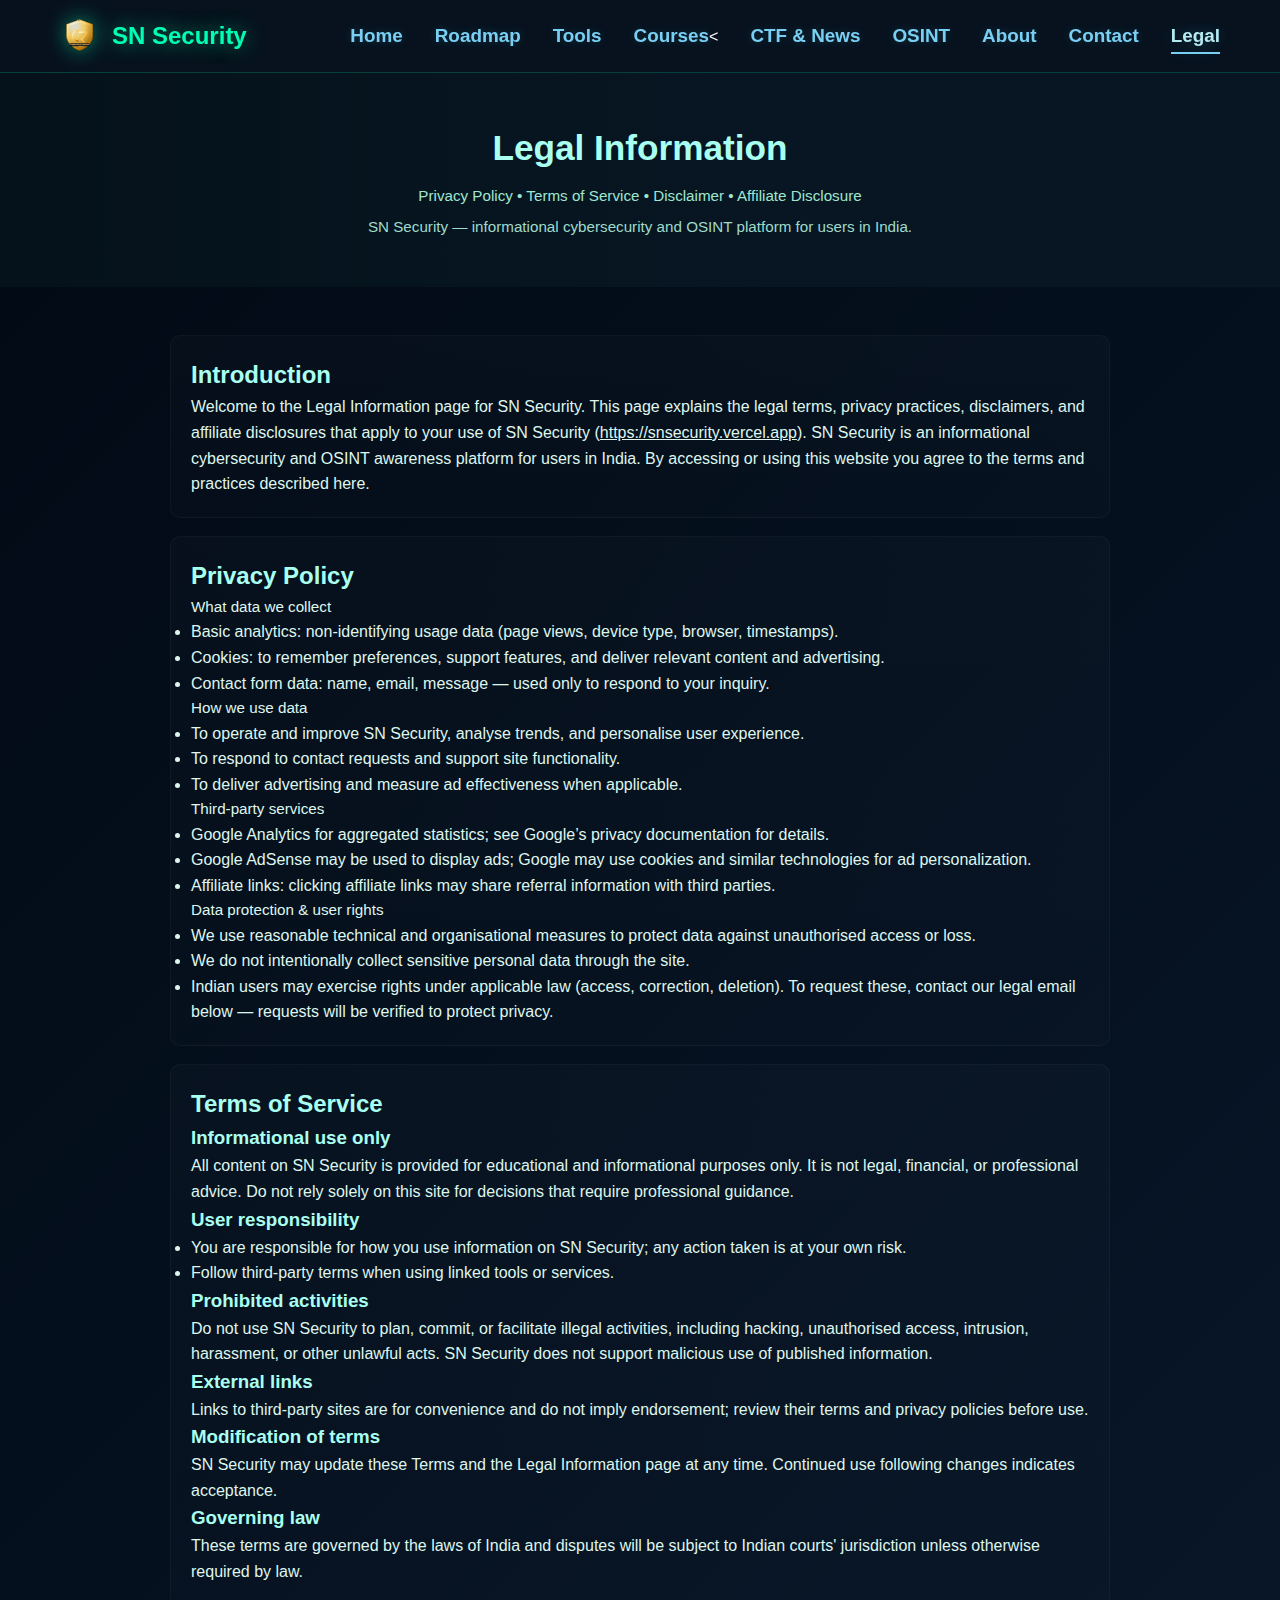
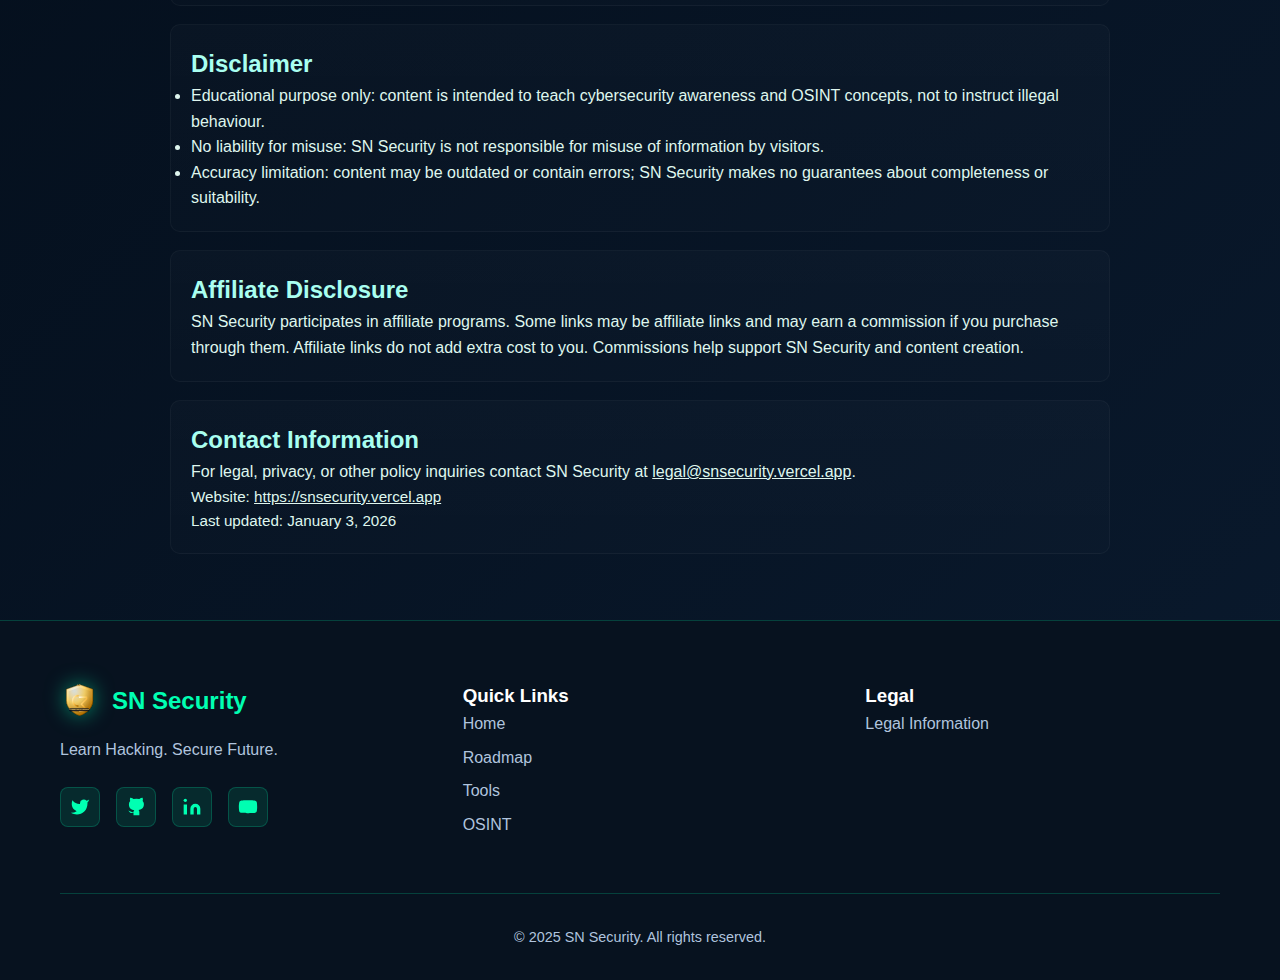
<file: legal.html>
<!doctype html>
<html lang="en">
  <head>
    <meta charset="utf-8">
    <meta name="monetag" content="6ba60e830ad87a9d9adc7f623aeb8aa8">
    <meta name="viewport" content="width=device-width,initial-scale=1">
    <title>Legal Information — SN Security</title>
    <meta name="description" content="Privacy Policy, Terms of Service, Disclaimer and Affiliate Disclosure for SN Security — educational cybersecurity and OSINT platform in India.">
    <link rel="preload" href="./style.css" as="style" onload="this.rel='stylesheet'">
    <noscript><link rel="stylesheet" href="./style.css"></noscript>
    <style>
      /* Page-specific tweaks */
      .legal-hero{
        min-height:200px;display:flex;align-items:center;justify-content:center;flex-direction:column;padding:120px 12px 48px;background:linear-gradient(90deg,#05121b 0%,#071622 60%);color:#dffbf3;text-align:center}
      .legal-hero h1{font-size:2.2rem;margin:0 0 8px;color:#c8fff1}
      .legal-hero .legal-meta{font-size:0.95rem;color:#9fe6d0;margin-bottom:6px}
      .legal-wrapper{max-width:980px;margin:28px auto;padding:20px}
      .legal-card{background:linear-gradient(180deg,rgba(255,255,255,0.02),rgba(255,255,255,0.01));border:1px solid rgba(255,255,255,0.04);padding:20px;border-radius:10px;margin-bottom:18px;color:#dff6ee;transition:transform .18s ease,box-shadow .18s ease}
      .legal-card h2{margin-top:0;color:#e6fffb}
      .legal-card p, .legal-card li, .legal-card a{color:#dff6ee}
      .legal-card a:hover{color:#a9fff0;text-decoration:underline}
      .legal-card:hover{transform:translateY(-8px);box-shadow:0 24px 48px rgba(2,20,30,0.65),0 0 36px rgba(0,255,200,0.06)}
      /* Force consistent text and heading colors on Legal pages */
      .legal-hero h1, .legal-card h2, .legal-card h3 { color: #A9FFF0 !important; }
      .legal-wrapper, .legal-wrapper p, .legal-wrapper li, .legal-wrapper a { color: #DFF6EE !important; }
        .small-muted{color:#9fdacb;font-size:0.95rem}
        .legal-card:hover{transform:translateY(-8px);box-shadow:0 24px 48px rgba(2,20,30,0.65),0 0 36px rgba(0,255,200,0.06)}
      @media (max-width:720px){.legal-hero{padding:88px 12px 32px}.legal-hero h1{font-size:1.6rem}.legal-wrapper{padding:12px}}
    </style>
  </head>
  <body>
    <!-- Reuse site navigation for consistency -->
    <nav class="navbar">
      <div class="nav-container">
        <div class="nav-logo">
          <a href="./index.html" class="nav-home" aria-label="SN Security Home">
            <img src="./assets/logo.svg" alt="SN Security Logo" width="40" height="40" decoding="async" loading="lazy">
            <span>SN Security</span>
          </a>
        </div>
        <div class="nav-toggle" id="navToggle"><span></span><span></span><span></span></div>
        <ul class="nav-menu" id="navMenu">
          <li><a href="./index.html" class="nav-link">Home</a></li>
          <li><a href="./roadmap.html" class="nav-link">Roadmap</a></li>
          <li><a href="./tools.html" class="nav-link">Tools</a></li>
          <li><a href="/courses.html" class="nav-link">Courses</a><
          <li><a href="./ctf-news.html" class="nav-link">CTF & News</a></li>
          <li><a href="./osint.html" class="nav-link">OSINT</a></li>
          <li><a href="./about.html" class="nav-link">About</a></li>
          <li><a href="./contact.html" class="nav-link">Contact</a></li>
          <li><a href="./legal.html" class="nav-link active">Legal</a></li>
        </ul>
      </div>
    </nav>

    <header class="legal-hero">
      <h1>Legal Information</h1>
      <div class="legal-meta">Privacy Policy • Terms of Service • Disclaimer • Affiliate Disclosure</div>
      <p class="small-muted">SN Security — informational cybersecurity and OSINT platform for users in India.</p>
    </header>

    <main class="legal-wrapper">
      <section class="legal-card">
        <h2>Introduction</h2>
        <p>Welcome to the Legal Information page for SN Security. This page explains the legal terms, privacy practices, disclaimers, and affiliate disclosures that apply to your use of SN Security (<a href="https://snsecurity.vercel.app">https://snsecurity.vercel.app</a>). SN Security is an informational cybersecurity and OSINT awareness platform for users in India. By accessing or using this website you agree to the terms and practices described here.</p>
      </section>

      <section class="legal-card">
        <h2>Privacy Policy</h2>
        <p class="small-muted">What data we collect</p>
        <ul>
          <li>Basic analytics: non-identifying usage data (page views, device type, browser, timestamps).</li>
          <li>Cookies: to remember preferences, support features, and deliver relevant content and advertising.</li>
          <li>Contact form data: name, email, message — used only to respond to your inquiry.</li>
        </ul>

        <p class="small-muted">How we use data</p>
        <ul>
          <li>To operate and improve SN Security, analyse trends, and personalise user experience.</li>
          <li>To respond to contact requests and support site functionality.</li>
          <li>To deliver advertising and measure ad effectiveness when applicable.</li>
        </ul>

        <p class="small-muted">Third-party services</p>
        <ul>
          <li>Google Analytics for aggregated statistics; see Google’s privacy documentation for details.</li>
          <li>Google AdSense may be used to display ads; Google may use cookies and similar technologies for ad personalization.</li>
          <li>Affiliate links: clicking affiliate links may share referral information with third parties.</li>
        </ul>

        <p class="small-muted">Data protection & user rights</p>
        <ul>
          <li>We use reasonable technical and organisational measures to protect data against unauthorised access or loss.</li>
          <li>We do not intentionally collect sensitive personal data through the site.</li>
          <li>Indian users may exercise rights under applicable law (access, correction, deletion). To request these, contact our legal email below — requests will be verified to protect privacy.</li>
        </ul>
      </section>

      <section class="legal-card">
        <h2>Terms of Service</h2>
        <h3>Informational use only</h3>
        <p>All content on SN Security is provided for educational and informational purposes only. It is not legal, financial, or professional advice. Do not rely solely on this site for decisions that require professional guidance.</p>

        <h3>User responsibility</h3>
        <ul>
          <li>You are responsible for how you use information on SN Security; any action taken is at your own risk.</li>
          <li>Follow third-party terms when using linked tools or services.</li>
        </ul>

        <h3>Prohibited activities</h3>
        <p>Do not use SN Security to plan, commit, or facilitate illegal activities, including hacking, unauthorised access, intrusion, harassment, or other unlawful acts. SN Security does not support malicious use of published information.</p>

        <h3>External links</h3>
        <p>Links to third-party sites are for convenience and do not imply endorsement; review their terms and privacy policies before use.</p>

        <h3>Modification of terms</h3>
        <p>SN Security may update these Terms and the Legal Information page at any time. Continued use following changes indicates acceptance.</p>

        <h3>Governing law</h3>
        <p>These terms are governed by the laws of India and disputes will be subject to Indian courts' jurisdiction unless otherwise required by law.</p>
      </section>

      <section class="legal-card">
        <h2>Disclaimer</h2>
        <ul>
          <li>Educational purpose only: content is intended to teach cybersecurity awareness and OSINT concepts, not to instruct illegal behaviour.</li>
          <li>No liability for misuse: SN Security is not responsible for misuse of information by visitors.</li>
          <li>Accuracy limitation: content may be outdated or contain errors; SN Security makes no guarantees about completeness or suitability.</li>
        </ul>
      </section>

      <section class="legal-card">
        <h2>Affiliate Disclosure</h2>
        <p>SN Security participates in affiliate programs. Some links may be affiliate links and may earn a commission if you purchase through them. Affiliate links do not add extra cost to you. Commissions help support SN Security and content creation.</p>
      </section>

      <section class="legal-card">
        <h2>Contact Information</h2>
        <p>For legal, privacy, or other policy inquiries contact SN Security at <a href="mailto:legal@snsecurity.vercel.app">legal@snsecurity.vercel.app</a>.</p>
        <p class="small-muted">Website: <a href="https://snsecurity.vercel.app">https://snsecurity.vercel.app</a></p>
        <p class="small-muted">Last updated: January 3, 2026</p>
      </section>
    </main>

    <!-- Reuse site footer for consistency -->
    <footer class="footer">
      <div class="container">
        <div class="footer-content">
          <div class="footer-section">
            <div class="footer-logo">
              <a href="./index.html" class="footer-home" aria-label="SN Security Home"><img src="./assets/logo.svg" alt="SN Security" width="40" height="40" decoding="async" loading="lazy"><span>SN Security</span></a>
            </div>
            <p class="footer-tagline">Learn Hacking. Secure Future.</p>
            <div class="social-links" style="margin-top:12px">
              <a href="https://x.com/" class="social-link" aria-label="X" target="_blank" rel="noopener">
                <svg viewBox="0 0 24 24" fill="currentColor" width="18" height="18"><path d="M23 3a10.9 10.9 0 01-3.14 1.53 4.48 4.48 0 00-7.86 3v1A10.66 10.66 0 013 4s-4 9 5 13a11.64 11.64 0 01-7 2c9 5 20 0 20-11.5a4.5 4.5 0 00-.08-.83A7.72 7.72 0 0023 3z"/></svg>
              </a>
              <a href="https://github.com/sahebsheikh25" class="social-link" aria-label="GitHub" target="_blank" rel="noopener">
                <svg viewBox="0 0 24 24" fill="currentColor" width="18" height="18"><path d="M9 19c-5 1.5-5-2.5-7-3m14 6v-3.87a3.37 3.37 0 0 0-.94-2.61c3.14-.35 6.44-1.54 6.44-7A5.44 5.44 0 0 0 20 4.77 5.07 5.07 0 0 0 19.91 1S18.73.65 16 2.48a13.38 13.38 0 0 0-7 0C6.27.65 5.09 1 5.09 1A5.07 5.07 0 0 0 5 4.77a5.44 5.44 0 0 0-1.5 3.78c0 5.42 3.3 6.61 6.44 7A3.37 3.37 0 0 0 9 18.13V22"/></svg>
              </a>
              <a href="https://www.linkedin.com/" class="social-link" aria-label="LinkedIn" target="_blank" rel="noopener">
                <svg viewBox="0 0 24 24" fill="currentColor" width="18" height="18"><path d="M16 8a6 6 0 0 1 6 6v7h-4v-7a2 2 0 0 0-2-2 2 2 0 0 0-2 2v7h-4v-7a6 6 0 0 1 6-6zM2 9h4v12H2z"/><circle cx="4" cy="4" r="2"/></svg>
              </a>
              <a href="#" class="social-link" aria-label="YouTube" target="_blank" rel="noopener">
                <svg viewBox="0 0 24 24" fill="currentColor" width="18" height="18"><path d="M22.54 6.42a2.78 2.78 0 0 0-1.94-2C18.88 4 12 4 12 4s-6.88 0-8.6.46a2.78 2.78 0 0 0-1.94 2A29 29 0 0 0 1 11.75a29 29 0 0 0 .46 5.33A2.78 2.78 0 0 0 3.4 19c1.72.46 8.6.46 8.6.46s6.88 0 8.6-.46a2.78 2.78 0 0 0 1.94-2 29 29 0 0 0 .46-5.25 29 29 0 0 0-.46-5.33z"/></svg>
              </a>
            </div>
          </div>
          <div class="footer-section">
            <h3>Quick Links</h3>
            <ul class="footer-links">
              <li><a href="./index.html">Home</a></li>
              <li><a href="./roadmap.html">Roadmap</a></li>
              <li><a href="./tools.html">Tools</a></li>
              <li><a href="./osint.html">OSINT</a></li>
            </ul>
          </div>
          <div class="footer-section">
            <h3>Legal</h3>
            <ul class="footer-links">
              <li><a href="./legal.html">Legal Information</a></li>
            </ul>
          </div>
        </div>
        <div class="footer-bottom"><p>&copy; 2025 SN Security. All rights reserved.</p></div>
      </div>
    </footer>

    <script src="./ads.js" defer></script>
    <script src="./script.js" defer></script>
  </body>
</html>
</file>
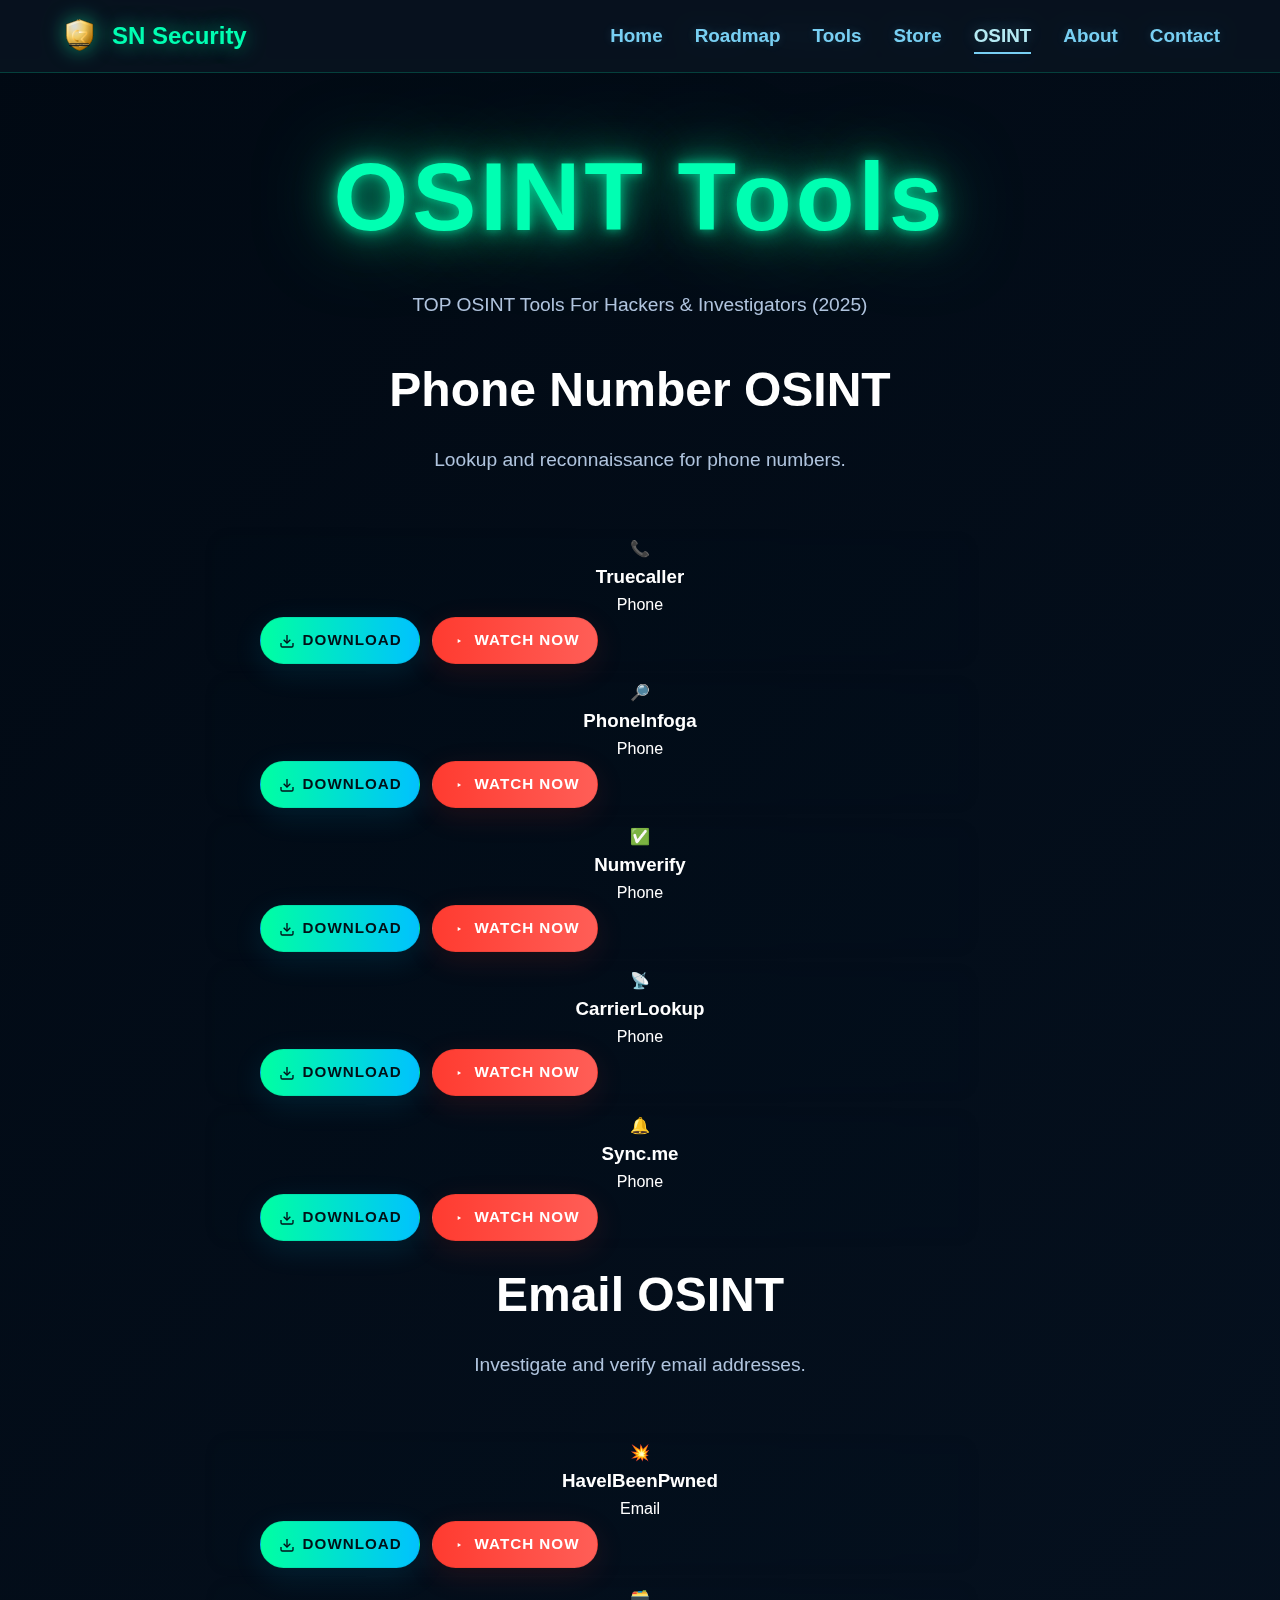
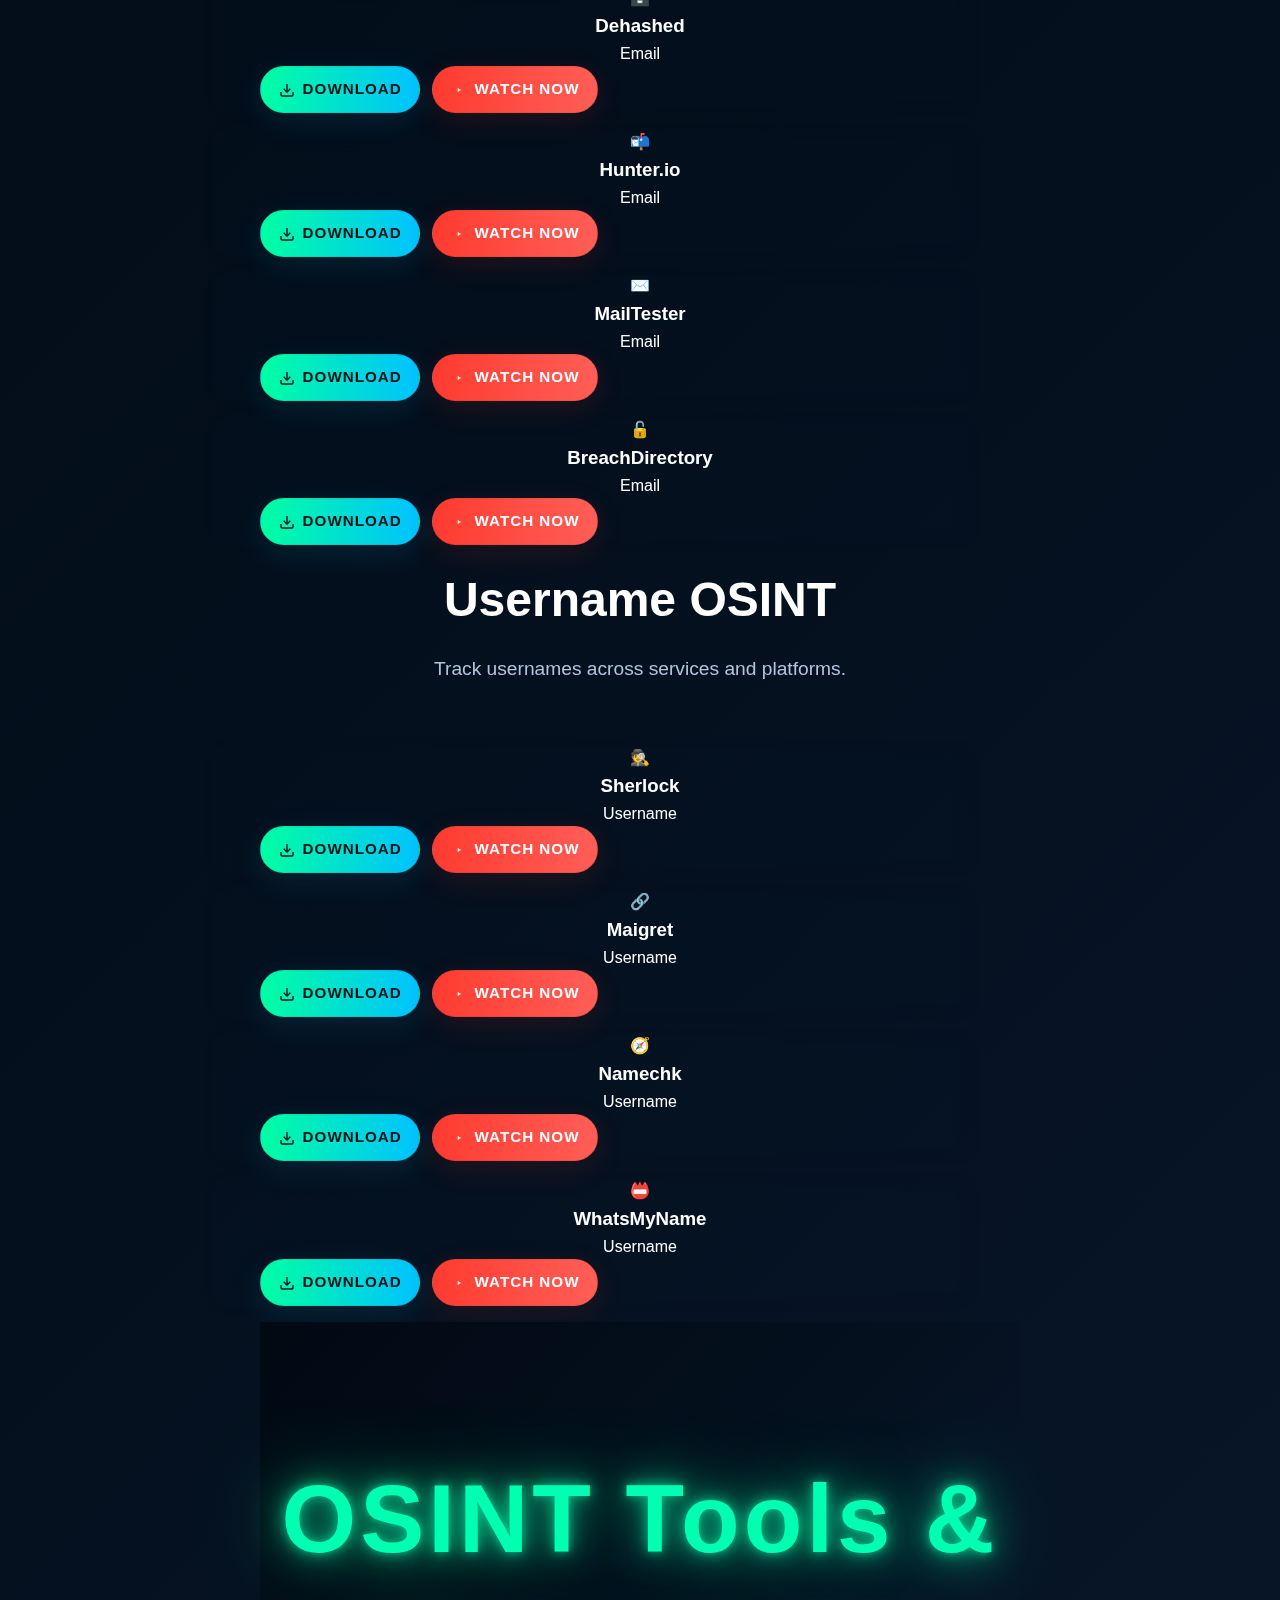
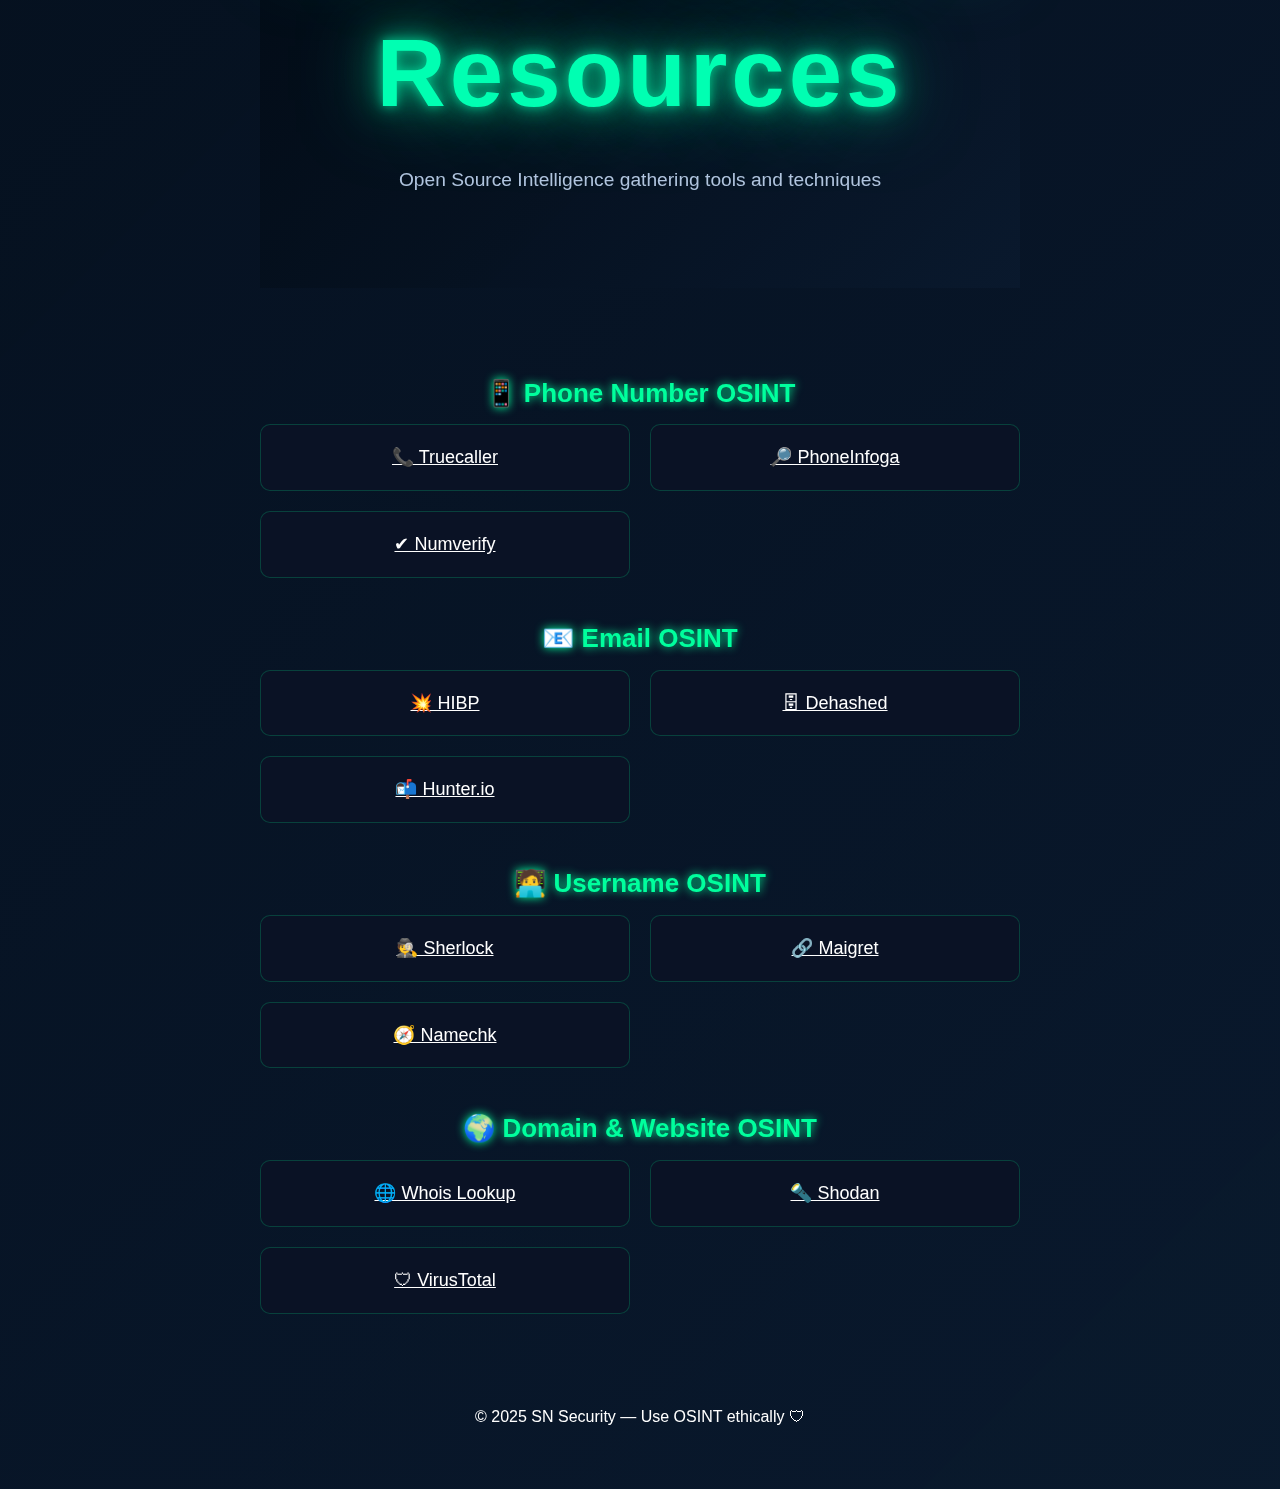
<file: osint.previous.html>
<!doctype html>
<html lang="en">
<head>
  <meta charset="utf-8">
  <meta name="monetag" content="6ba60e830ad87a9d9adc7f623aeb8aa8">
  <meta name="viewport" content="width=device-width,initial-scale=1">
  <title>OSINT Tools - SN Security</title>
  <meta name="description" content="SN Security - Lost phone report, OSINT tools, cyber safety platform. Secure your digital identity.">
  <link rel="preload" href="./style.css" as="style" onload="this.rel='stylesheet'">
  <noscript><link rel="stylesheet" href="./style.css"></noscript>
</head>
<body>
  <div id="particles-js"></div>

  <nav class="navbar">
    <div class="nav-container">
      <div class="nav-logo">
        <a href="index.html" class="nav-home" aria-label="SN Security Home">
          <img src="assets/logo.svg" alt="SN Security Logo" width="40" height="40" decoding="async" loading="lazy">
          <span>SN Security</span>
        </a>
      </div>
      <div class="nav-toggle" id="navToggle">
        <span></span>
        <span></span>
        <span></span>
      </div>
      <ul class="nav-menu" id="navMenu">
        <li><a href="index.html" class="nav-link">Home</a></li>
        <li><a href="/roadmap.html" class="nav-link">Roadmap</a></li>
        <li><a href="tools.html" class="nav-link">Tools</a></li>
        <li><a href="tech-store.html" class="nav-link">Store</a></li>
        <li><a href="osint.html" class="nav-link active">OSINT</a></li>
        <li><a href="about.html" class="nav-link">About</a></li>
        <li><a href="contact.html" class="nav-link">Contact</a></li>
      </ul>
    </div>
  </nav>

  <section class="tools-hero">
    <div class="hero-content">
      <h1 class="hero-title neon-glow">OSINT Tools</h1>
      <p class="hero-tagline">TOP OSINT Tools For Hackers & Investigators (2025)</p>
    <div class="container">

      <!-- Phone Number OSINT -->
      <div class="section-header">
        <h2 class="section-title">Phone Number OSINT</h2>
        <p class="section-subtitle">Lookup and reconnaissance for phone numbers.</p>
      </div>
      <div class="tools-grid">
        <div class="tool-card" onclick="window.location.href='tool-detail.html?tool=truecaller'"><div class="tool-icon">📞</div><h3>Truecaller</h3><div class="tool-category">Phone</div></div>
        <div class="tool-card" onclick="window.location.href='tool-detail.html?tool=phoneinfoga'"><div class="tool-icon">🔎</div><h3>PhoneInfoga</h3><div class="tool-category">Phone</div></div>
        <div class="tool-card" onclick="window.location.href='tool-detail.html?tool=numverify'"><div class="tool-icon">✅</div><h3>Numverify</h3><div class="tool-category">Phone</div></div>
        <div class="tool-card" onclick="window.location.href='tool-detail.html?tool=carrierlookup'"><div class="tool-icon">📡</div><h3>CarrierLookup</h3><div class="tool-category">Phone</div></div>
        <div class="tool-card" onclick="window.location.href='tool-detail.html?tool=syncme'"><div class="tool-icon">🔔</div><h3>Sync.me</h3><div class="tool-category">Phone</div></div>
      </div>

      <!-- Email OSINT -->
      <div class="section-header">
        <h2 class="section-title">Email OSINT</h2>
        <p class="section-subtitle">Investigate and verify email addresses.</p>
      </div>
      <div class="tools-grid">
        <div class="tool-card" onclick="window.location.href='tool-detail.html?tool=haveibeenpwned'"><div class="tool-icon">💥</div><h3>HaveIBeenPwned</h3><div class="tool-category">Email</div></div>
        <div class="tool-card" onclick="window.location.href='tool-detail.html?tool=dehashed'"><div class="tool-icon">🗃️</div><h3>Dehashed</h3><div class="tool-category">Email</div></div>
        <div class="tool-card" onclick="window.location.href='tool-detail.html?tool=hunter'"><div class="tool-icon">📬</div><h3>Hunter.io</h3><div class="tool-category">Email</div></div>
        <div class="tool-card" onclick="window.location.href='tool-detail.html?tool=mailtester'"><div class="tool-icon">✉️</div><h3>MailTester</h3><div class="tool-category">Email</div></div>
        <div class="tool-card" onclick="window.location.href='tool-detail.html?tool=breachdirectory'"><div class="tool-icon">🔓</div><h3>BreachDirectory</h3><div class="tool-category">Email</div></div>
      </div>

      <!-- Username OSINT -->
      <div class="section-header">
        <h2 class="section-title">Username OSINT</h2>
        <p class="section-subtitle">Track usernames across services and platforms.</p>
      </div>
      <div class="tools-grid">
        <div class="tool-card" onclick="window.location.href='tool-detail.html?tool=sherlock'"><div class="tool-icon">🕵️</div><h3>Sherlock</h3><div class="tool-category">Username</div></div>
        <div class="tool-card" onclick="window.location.href='tool-detail.html?tool=maigret'"><div class="tool-icon">🔗</div><h3>Maigret</h3><div class="tool-category">Username</div></div>
        <div class="tool-card" onclick="window.location.href='tool-detail.html?tool=namechk'"><div class="tool-icon">🧭</div><h3>Namechk</h3><div class="tool-category">Username</div></div>
        <div class="tool-card" onclick="window.location.href='tool-detail.html?tool=whatsmyname'"><div class="tool-icon">📛</div><h3>WhatsMyName</h3><div class="tool-category">Username</div></div>
      <!doctype html>
      <html lang="en">
      <head>
        <meta charset="utf-8">
        <meta name="viewport" content="width=device-width,initial-scale=1">
        <title>OSINT Tools & Resources - SN Security</title>
        <link rel="stylesheet" href="./style.css">
        <meta name="description" content="Open Source Intelligence tools and resources for investigators and researchers.">
      </head>
      <body>
        <div id="particles-js"></div>

        <nav class="navbar">
          <div class="nav-container">
            <div class="nav-logo">
              <a href="index.html" class="nav-home" aria-label="SN Security Home">
                <img src="assets/logo.svg" alt="SN Security Logo" width="40" height="40" decoding="async" loading="lazy">
                <span>SN Security</span>
              </a>
            </div>
            <div class="nav-toggle" id="navToggle">
              <span></span>
              <span></span>
              <span></span>
            </div>
            <ul class="nav-menu" id="navMenu">
              <li><a href="index.html" class="nav-link">Home</a></li>
              <li><a href="/roadmap.html" class="nav-link">Roadmap</a></li>
              <li><a href="tools.html" class="nav-link">Tools</a></li>
              <li><a href="osint.html" class="nav-link active">OSINT</a></li>
              <li><a href="about.html" class="nav-link">About</a></li>
              <li><a href="contact.html" class="nav-link">Contact</a></li>
            </ul>
          </div>
        </nav>

      <section class="tools-hero">
        <div class="hero-content">
          <h1 class="hero-title neon-glow">OSINT Tools & Resources</h1>
          <p class="hero-tagline">Open Source Intelligence gathering tools and techniques</p>
        </div>
      </section>

      <div class="container osint-wrapper">

        <!-- Phone Number OSINT -->
        <div class="osint-section">
          <h2 class="osint-title">📱 Phone Number OSINT</h2>
          <div class="osint-grid">
            <a class="tool-box" href="tool-detail.html?tool=truecaller">📞 Truecaller</a>
            <a class="tool-box" href="tool-detail.html?tool=phoneinfoga">🔎 PhoneInfoga</a>
            <a class="tool-box" href="tool-detail.html?tool=numverify">✔ Numverify</a>
          </div>
        </div>

        <!-- Email OSINT -->
        <div class="osint-section">
          <h2 class="osint-title">📧 Email OSINT</h2>
          <div class="osint-grid">
            <a class="tool-box" href="tool-detail.html?tool=haveibeenpwned">💥 HIBP</a>
            <a class="tool-box" href="tool-detail.html?tool=dehashed">🗄 Dehashed</a>
            <a class="tool-box" href="tool-detail.html?tool=hunter">📬 Hunter.io</a>
          </div>
        </div>

        <!-- Username OSINT -->
        <div class="osint-section">
          <h2 class="osint-title">🧑‍💻 Username OSINT</h2>
          <div class="osint-grid">
            <a class="tool-box" href="tool-detail.html?tool=sherlock">🕵 Sherlock</a>
            <a class="tool-box" href="tool-detail.html?tool=maigret">🔗 Maigret</a>
            <a class="tool-box" href="tool-detail.html?tool=namechk">🧭 Namechk</a>
          </div>
        </div>

        <!-- Domain / Website OSINT -->
        <div class="osint-section">
          <h2 class="osint-title">🌍 Domain & Website OSINT</h2>
          <div class="osint-grid">
            <a class="tool-box" href="tool-detail.html?tool=whois">🌐 Whois Lookup</a>
            <a class="tool-box" href="tool-detail.html?tool=shodan">🔦 Shodan</a>
            <a class="tool-box" href="tool-detail.html?tool=virustotal">🛡 VirusTotal</a>
          </div>
        </div>

      </div>

      <footer class="site-footer">
        <div class="container">
          <p>© 2025 SN Security — Use OSINT ethically 🛡</p>
        </div>
      </footer>

      <script src="/script.js"></script>
      </body>
      </html>
</file>
<file: style.css>
/* ===== CSS Variables ===== */
:root {
    --bg-primary: #010913;
    --bg-secondary: #0A1A2E;
    --bg-card: #07121F;
    --accent-primary: #00FFB2;
    --accent-secondary: #00E8FF;
    --text-primary: #FFFFFF;
    --text-secondary: #B0C4DE;
    --border-color: rgba(0, 255, 178, 0.2);
    --glow-color: rgba(0, 255, 178, 0.5);
    --font-heading: 'Orbitron', sans-serif;
    --font-body: 'Rajdhani', sans-serif;
    --font-mono: 'Share Tech Mono', monospace;
}

/* ===== Global Styles ===== */
* {
    margin: 0;
    padding: 0;
    box-sizing: border-box;
}

html {
    scroll-behavior: smooth;
}

body {
    font-family: var(--font-body);
    background: linear-gradient(135deg, var(--bg-primary) 0%, var(--bg-secondary) 100%);
    color: var(--text-primary);
    line-height: 1.6;
    overflow-x: hidden;
    min-height: 100vh;
}

/* ===== Particles Background ===== */
#particles-js {
    position: fixed;
    width: 100%;
    height: 100%;
    top: 0;
    left: 0;
    z-index: -1;
}

/* ===== Container ===== */
.container {
    max-width: 1200px;
    margin: 0 auto;
    padding: 0 20px;
}

/* ===== Navigation ===== */
.navbar {
    position: fixed;
    top: 0;
    left: 0;
    right: 0;
    background: rgba(7, 18, 31, 0.95);
    backdrop-filter: blur(10px);
    border-bottom: 1px solid var(--border-color);
    z-index: 1000;
    padding: 1rem 0;
}

.navbar.scrolled{
    background: rgba(7, 18, 31, 0.98);
    box-shadow: 0 5px 20px rgba(0, 255, 178, 0.1);
}

.nav-container {
    max-width: 1200px;
    margin: 0 auto;
    padding: 0 20px;
    display: flex;
    justify-content: space-between;
    align-items: center;
}

.nav-logo {
    display: flex;
    align-items: center;
    gap: 12px;
    font-family: var(--font-heading);
    font-size: 1.5rem;
    font-weight: 700;
    color: var(--accent-primary);
    text-shadow: 0 0 20px var(--glow-color);
}

.nav-logo img {
    width: 40px;
    height: 40px;
    filter: drop-shadow(0 0 10px var(--glow-color));
}

/* Clickable logo link styles */
.nav-logo a,
.footer-logo a {
    display: flex;
    align-items: center;
    gap: 12px;
    color: var(--accent-primary);
    text-decoration: none;
    font-family: var(--font-heading);
    font-weight: 700;
}

.nav-logo a span,
.footer-logo a span { color: var(--accent-primary); }

.nav-logo a:focus-visible,
.footer-logo a:focus-visible {
    outline: 2px solid rgba(0,255,178,0.14);
    outline-offset: 3px;
    border-radius: 6px;
}

.nav-menu {
    display: flex;
    list-style: none;
    gap: 2rem;
    align-items: center;
}

/* make nav text match notification sky-blue color and glow */
.nav-link {
    color: #7FDBFF; /* same as notification text */
    text-decoration: none;
    font-weight: 600;
    font-size: 1.18rem; /* increased for improved visibility */
    transition: all 0.25s ease;
    position: relative;
    padding: 0.5rem 0;
    text-shadow: 0 0 12px rgba(127,219,255,0.22), 0 0 30px rgba(127,219,255,0.14);
    opacity: 0.95;
}

.nav-link::after {
    content: '';
    position: absolute;
    bottom: 0;
    left: 0;
    width: 0;
    height: 2px;
    background: #7FDBFF;
    box-shadow: 0 0 14px rgba(127,219,255,0.18);
    transition: width 0.25s ease;
}

.nav-link:hover,
.nav-link.active {
    color: #BFF7FF;
    text-shadow: 0 0 18px rgba(127,219,255,0.32), 0 0 42px rgba(127,219,255,0.18);
}

.nav-link:hover::after,
.nav-link.active::after {
    width: 100%;
}

.nav-toggle {
    display: none;
    flex-direction: column;
    gap: 5px;
    cursor: pointer;
}

.nav-toggle span {
    width: 25px;
    height: 3px;
    background: var(--accent-primary);
    border-radius: 3px;
    transition: all 0.3s ease;
}

/* ===== Notification Banner ===== */
.notification-banner {
    position: relative;
    width: 100%;
    height: 56px;
    background: linear-gradient(90deg, rgba(2,6,12,0.95), rgba(8,18,30,0.95));
    border-bottom: 1px solid rgba(0,255,178,0.06);
    display: flex;
    align-items: center;
    overflow: hidden;
    z-index: 50;
}

.notification-banner .banner-inner {
    width: 100%;
    display: flex;
    align-items: center;
    gap: 12px;
    padding: 0 12px;
}

.notification-banner .banner-track {
    white-space: nowrap;
    display: inline-block;
    font-weight: 900;
    color: #7FDBFF; /* sky-blue */
    font-family: var(--font-heading);
    font-size: 1.05rem;
    text-transform: none;
    /* slower marquee: increased duration for easier reading */
    animation: scroll-left 30s linear infinite, banner-blink 1.8s ease-in-out infinite;
    will-change: transform;
    text-shadow: 0 0 16px rgba(127,219,255,0.22), 0 0 40px rgba(127,219,255,0.14);
}

.notification-banner .banner-track a {
    color: #7FDBFF;
    text-decoration: underline;
    margin-left: 8px;
    display: inline-block;
    padding: 4px 8px;
    border-radius: 8px;
    background: rgba(127, 219, 255, 0.04);
    box-shadow: 0 0 14px rgba(127,219,255,0.06);
    animation: banner-pulse 1.8s ease-in-out infinite;
}

@keyframes scroll-left {
    0% { transform: translate3d(100%,0,0); }
    100% { transform: translate3d(-100%,0,0); }
}

@keyframes banner-pulse {
    0% { opacity: 1; filter: drop-shadow(0 0 10px rgba(127,219,255,0.10)); }
    50% { opacity: 0.85; filter: drop-shadow(0 0 18px rgba(127,219,255,0.18)); }
    100% { opacity: 1; filter: drop-shadow(0 0 10px rgba(127,219,255,0.10)); }
}

@keyframes banner-blink {
    0% { opacity: 1; text-shadow: 0 0 16px rgba(127,219,255,0.22), 0 0 42px rgba(127,219,255,0.14); }
    50% { opacity: 0.88; text-shadow: 0 0 22px rgba(127,219,255,0.28), 0 0 60px rgba(127,219,255,0.18); }
    100% { opacity: 1; text-shadow: 0 0 16px rgba(127,219,255,0.22), 0 0 42px rgba(127,219,255,0.14); }
}

@media (max-width: 600px) {
    .notification-banner { height: 44px; }
    /* mobile: slower scroll for readability */
    .notification-banner .banner-track { font-size: 0.95rem; animation-duration: 20s; }
}

/* ===== Hero Section ===== */
.hero {
    min-height: 100vh;
    display: flex;
    align-items: center;
    justify-content: center;
    padding: 120px 20px 80px;
    position: relative;
}

/* ===== Tools Hero (shared) ===== */
.tools-hero {
    min-height: 60vh;
    display: flex;
    align-items: center;
    justify-content: center;
    padding: 120px 20px 60px;
    background: linear-gradient(135deg, rgba(1,9,19,0.9) 0%, rgba(10,26,46,0.8) 100%);
    position: relative;
}

.tools-hero::before {
    content: '';
    position: absolute;
    top: 0;
    left: 0;
    right: 0;
    bottom: 0;
    background: linear-gradient(135deg, rgba(1, 9, 19, 0.9) 0%, rgba(10, 26, 46, 0.8) 100%);
}

.tools-hero .hero-content {
    position: relative;
    z-index: 1;
}

.hero-content {
    text-align: center;
    max-width: 800px;
    z-index: 1;
}

.hero-title {
    font-family: var(--font-heading);
    font-size: clamp(3rem, 8vw, 6rem);
    font-weight: 900;
    margin-bottom: 1rem;
    letter-spacing: 4px;
}

.neon-glow {
    color: var(--accent-primary);
    text-shadow: 
        0 0 10px var(--glow-color),
        0 0 20px var(--glow-color),
        0 0 40px var(--glow-color),
        0 0 80px var(--glow-color);
    animation: pulse-glow 2s ease-in-out infinite;
}

@keyframes pulse-glow {
    0%, 100% {
        text-shadow: 
            0 0 10px var(--glow-color),
            0 0 20px var(--glow-color),
            0 0 40px var(--glow-color),
            0 0 80px var(--glow-color);
    }
    50% {
        text-shadow: 
            0 0 20px var(--glow-color),
            0 0 40px var(--glow-color),
            0 0 60px var(--glow-color),
            0 0 100px var(--glow-color);
    }
}

.hero-subtitle {
    font-family: var(--font-mono);
    font-size: clamp(1.2rem, 3vw, 2rem);
    color: var(--accent-secondary);
    margin-bottom: 1rem;
    min-height: 60px;
}

.hero-tagline {
    font-size: 1.2rem;
    color: var(--text-secondary);
    margin-bottom: 2rem;
}

.hero-buttons {
    display: flex;
    gap: 1rem;
    justify-content: center;
    flex-wrap: wrap;
}

.hero-image {
    position: absolute;
    top: 50%;
    left: 50%;
    transform: translate(-50%, -50%);
    width: 100%;
    max-width: 1000px;
    opacity: 0.15;
    z-index: 0;
    pointer-events: none;
}

.hero-image img {
    width: 100%;
    height: auto;
}

/* ===== Buttons ===== */
.btn {
    display: inline-block;
    padding: 14px 32px;
    font-family: var(--font-body);
    font-size: 1rem;
    font-weight: 600;
    text-decoration: none;
    border-radius: 8px;
    transition: all 0.3s ease;
    cursor: pointer;
    border: 2px solid transparent;
    text-transform: uppercase;
    letter-spacing: 1px;
}

.btn-primary {
    background: var(--accent-primary);
    color: var(--bg-primary);
    box-shadow: 0 0 20px var(--glow-color);
}

.btn-primary:hover {
    background: var(--accent-secondary);
    box-shadow: 0 0 30px var(--glow-color), 0 0 60px var(--glow-color);
    transform: translate3d(0,-2px,0);
}

.btn-secondary {
    background: transparent;
    color: var(--accent-primary);
    border: 2px solid var(--accent-primary);
}

.btn-secondary:hover {
    background: rgba(0, 255, 178, 0.1);
    box-shadow: 0 0 20px var(--glow-color);
    transform: translate3d(0,-2px,0);

}

/* Hint to browser these will be animated (composited) */
.btn, .nav-toggle span, .hero-image {
    will-change: transform, opacity;
}

.btn-large {
    padding: 18px 40px;
    font-size: 1.1rem;
}

/* ===== Section Styles ===== */
section {
    padding: 80px 20px;
    position: relative;
}

.section-header {
    text-align: center;
    margin-bottom: 60px;
}

.section-title {
    font-family: var(--font-heading);
    font-size: clamp(2rem, 5vw, 3rem);
    font-weight: 700;
    margin-bottom: 1rem;
}

.section-subtitle {
    font-size: 1.2rem;
    color: var(--text-secondary);
    max-width: 600px;
    margin: 0 auto;
}

/* ===== Introduction Section ===== */
.intro-grid {
    display: grid;
    grid-template-columns: repeat(auto-fit, minmax(300px, 1fr));
    gap: 2rem;
    margin-top: 3rem;
}

.intro-card {
    background: var(--bg-card);
    border: 1px solid var(--border-color);
    border-radius: 12px;
    padding: 2rem;
    transition: all 0.3s ease;
    position: relative;
    overflow: hidden;
}

.intro-card::before {
    content: '';
    position: absolute;
    top: 0;
    left: 0;
    right: 0;
    height: 3px;
    background: linear-gradient(90deg, var(--accent-primary), var(--accent-secondary));
    transform: scaleX(0);
    transition: transform 0.3s ease;
}

.intro-card:hover {
    transform: translateY(-6px);
    box-shadow: 0 10px 40px rgba(0, 255, 178, 0.2);
    border-color: var(--accent-primary);
}

.intro-card:hover::before {
    transform: scaleX(1);
}

.card-icon {
    width: 60px;
    height: 60px;
    margin-bottom: 1.5rem;
    color: var(--accent-primary);
}

.card-icon svg {
    width: 100%;
    height: 100%;
    filter: drop-shadow(0 0 10px var(--glow-color));
}

.intro-card h3 {
    font-family: var(--font-heading);
    font-size: 1.5rem;
    margin-bottom: 1rem;
    color: var(--accent-primary);
}

.intro-card p {
    color: var(--text-secondary);
    line-height: 1.8;
}

/* ===== Contact Page Specific ===== */
.contact-grid {
    display: grid;
    grid-template-columns: 1fr 380px;
    gap: 28px;
}

.contact-form input[type="text"], .contact-form input[type="email"], .contact-form input[type="tel"], .contact-form textarea {
    width: 100%;
    padding: 12px 14px;
    margin-top: 8px;
    background: rgba(255,255,255,0.02);
    border: 1px solid rgba(255,255,255,0.04);
    border-radius: 8px;
    color: var(--text-primary);
    transition: box-shadow 0.18s ease, border-color 0.18s ease, transform 0.12s ease;
}

.contact-form input:focus, .contact-form textarea:focus {
    outline: none;
    border-color: var(--accent-primary);
    box-shadow: 0 6px 30px rgba(0,255,178,0.06);
    transform: translateY(-2px);
}

.contact-form label { color: var(--text-secondary); font-size: 0.9rem; }

.card { background: var(--bg-card); border: 1px solid var(--border-color); border-radius: 12px; }

.btn-ghost { background: transparent; color: var(--accent-primary); border: 1px solid rgba(255,255,255,0.04); padding:10px 14px; border-radius:8px; }

@media (max-width: 880px) {
    .contact-grid { grid-template-columns: 1fr; }
}

/* ===== Features Section ===== */
.features-section {
    background: rgba(10, 26, 46, 0.5);
}

.features-grid {
    display: grid;
    gap: 2rem;
    max-width: 800px;
    margin: 0 auto;
}

.feature-item {
    background: var(--bg-card);
    border: 1px solid var(--border-color);
    border-radius: 12px;
    padding: 2rem;
    display: flex;
    flex-direction: column;
    gap: 1rem;
    transition: all 0.3s ease;
    position: relative;
    overflow: hidden;
}

.feature-item::after {
    content: '';
    position: absolute;
    top: 0;
    right: 0;
    width: 100px;
    height: 100px;
    background: radial-gradient(circle, var(--glow-color) 0%, transparent 70%);
    opacity: 0;
    transition: opacity 0.3s ease;
}

.feature-item:hover {
    border-color: var(--accent-primary);
    box-shadow: 0 5px 30px rgba(0, 255, 178, 0.2);
}

.feature-item:hover::after {
    opacity: 0.3;
}

/* Section card hover + light sweep effects (applies to many card types) */
.intro-card, .event-card, .platform-card, .learn-card, .feature-item, .tool-card {
    position: relative;
    overflow: hidden;
    transition: transform 0.28s cubic-bezier(.2,.9,.3,1), box-shadow 0.28s ease, border-color 0.28s ease;
}
.intro-card::after, .event-card::after, .platform-card::after, .learn-card::after, .feature-item::after, .tool-card::after {
    content: '';
    position: absolute;
    inset: 0;
    pointer-events: none;
    background: radial-gradient(circle at 10% 10%, rgba(0,255,178,0.06), rgba(0,255,178,0.02) 10%, transparent 30%), linear-gradient(90deg, rgba(255,255,255,0.02), rgba(255,255,255,0.00));
    opacity: 0;
    transform: translateX(-6%);
    transition: opacity 0.36s ease, transform 0.6s cubic-bezier(.2,.9,.3,1);
}
.intro-card:hover, .event-card:hover, .platform-card:hover, .learn-card:hover, .feature-item:hover, .tool-card:hover {
    transform: translateY(-6px);
    box-shadow: 0 18px 50px rgba(0,255,178,0.08), 0 6px 18px rgba(0,0,0,0.25);
    border-color: var(--accent-primary);
}
.intro-card:hover::after, .event-card:hover::after, .platform-card:hover::after, .learn-card:hover::after, .feature-item:hover::after, .tool-card:hover::after {
    opacity: 1;
    transform: translateX(6%);
}

/* small sparkle along the top edge on hover */
.intro-card::before, .event-card::before, .platform-card::before, .learn-card::before, .feature-item::before, .tool-card::before {
    content: '';
    position: absolute;
    left: -30%;
    top: -40%;
    width: 60%;
    height: 140%;
    background: linear-gradient(120deg, rgba(255,255,255,0.06), rgba(0,255,178,0.06), rgba(0,194,255,0.04));
    transform: rotate(-18deg) translateX(-100%);
    opacity: 0;
    filter: blur(10px);
    transition: transform 0.7s cubic-bezier(.2,.9,.3,1), opacity 0.5s ease;
    pointer-events: none;
}
.intro-card:hover::before, .event-card:hover::before, .platform-card:hover::before, .learn-card:hover::before, .feature-item:hover::before, .tool-card:hover::before {
    transform: rotate(-18deg) translateX(20%);
    opacity: 0.7;
}

/* Neon color-shifting glow for cards (subtle, CSS-only, mobile-friendly) */
@keyframes neonShift {
  0% { background-position: 0% 50%; }
  50% { background-position: 100% 50%; }
  100% { background-position: 0% 50%; }
}

/* Apply to main card-like components. Keep animation subtle and GPU-friendly. */
.intro-card, .event-card, .platform-card, .learn-card, .feature-item, .tool-card, .card, .news-card {
    position: relative;
    overflow: visible; /* allow glow to extend outside */
    will-change: transform, box-shadow, opacity;
}

.intro-card::after, .event-card::after, .platform-card::after, .learn-card::after, .feature-item::after, .tool-card::after, .card::after, .news-card::after {
    content: '';
    position: absolute;
    inset: -6px; /* expand slightly outside the card */
    z-index: -1;
    border-radius: inherit;
    /* darker, subtle neon palette to preserve the dark theme */
    background: linear-gradient(90deg, rgba(0,160,140,0.12), rgba(0,120,200,0.08), rgba(90,30,150,0.05));
    background-size: 300% 300%;
    filter: blur(12px) saturate(0.95);
    opacity: 0.08;
    transition: opacity 0.28s ease, transform 0.28s ease;
    pointer-events: none;
    animation: neonShift 8s linear infinite;
}

/* stronger glow on hover, and subtle lift (mobile-friendly) */
.intro-card:hover::after, .event-card:hover::after, .platform-card:hover::after, .learn-card:hover::after, .feature-item:hover::after, .tool-card:hover::after, .card:hover::after, .news-card:hover::after {
    opacity: 0.24; /* modest increase on hover, kept subtle */
}

/* Reduce motion & intensity on small screens for performance */
@media (max-width: 520px) {
    .intro-card::after, .event-card::after, .platform-card::after, .learn-card::after, .feature-item::after, .tool-card::after, .card::after, .news-card::after {
        filter: blur(6px) saturate(0.95);
        opacity: 0.12;
        animation-duration: 12s;
    }
    .intro-card, .event-card, .platform-card, .learn-card, .feature-item, .tool-card, .card, .news-card {
        padding: 14px; /* touch-friendly spacing if needed */
    }
}

.feature-number {
    font-family: var(--font-heading);
    font-size: 3rem;
    font-weight: 900;
    color: var(--accent-primary);
    opacity: 0.3;
    line-height: 1;
}

.feature-item h3 {
    font-family: var(--font-heading);
    font-size: 1.5rem;
    color: var(--accent-primary);
}

.feature-item p {
    color: var(--text-secondary);
    line-height: 1.8;
}

.feature-link {
    color: var(--accent-secondary);
    text-decoration: none;
    font-weight: 600;
    display: inline-flex;
    align-items: center;
    gap: 0.5rem;
    transition: all 0.3s ease;
}

.feature-link:hover {
    color: var(--accent-primary);
    text-shadow: 0 0 10px var(--glow-color);
    transform: translateX(5px);
}

/* ===== CTA Section ===== */
.cta-section {
    padding: 100px 20px;
}

.cta-content {
    text-align: center;
    background: var(--bg-card);
    border: 2px solid var(--accent-primary);
    border-radius: 20px;
    padding: 60px 40px;
    box-shadow: 0 0 40px rgba(0, 255, 178, 0.2);
}

.cta-content h2 {
    font-family: var(--font-heading);
    font-size: clamp(2rem, 5vw, 3rem);
    margin-bottom: 1rem;
}

.cta-content p {
    font-size: 1.2rem;
    color: var(--text-secondary);
    margin-bottom: 2rem;
}

.cta-buttons {
    display: flex;
    gap: 1rem;
    justify-content: center;
    flex-wrap: wrap;
}

/* ===== Footer ===== */
.footer {
    background: var(--bg-card);
    border-top: 1px solid var(--border-color);
    padding: 60px 20px 30px;
}

.footer-content {
    display: grid;
    grid-template-columns: repeat(auto-fit, minmax(200px, 1fr));
    gap: 3rem;
    margin-bottom: 3rem;
}

.footer-logo {
    display: flex;
    align-items: center;
    gap: 12px;
    font-family: var(--font-heading);
    font-size: 1.5rem;
    font-weight: 700;
    color: var(--accent-primary);
    margin-bottom: 1rem;
}

.footer-logo img {
    width: 40px;
    height: 40px;
    filter: drop-shadow(0 0 10px var(--glow-color));
}

.footer-tagline {
    color: var(--text-secondary);
    margin-bottom: 1.5rem;
}

.social-links {
    display: flex;
    gap: 1rem;
}

.social-link {
    width: 40px;
    height: 40px;
    display: flex;
    align-items: center;
    justify-content: center;
    background: rgba(0, 255, 178, 0.1);
    border: 1px solid var(--border-color);
    border-radius: 8px;
    color: var(--accent-primary);
    transition: all 0.3s ease;
}

.social-link:hover {
    background: var(--accent-primary);
    color: var(--bg-primary);
    box-shadow: 0 0 20px var(--glow-color);
    transform: translateY(-3px);
}

.social-link svg {
    width: 20px;
    height: 20px;
}

.footer-section h4 {
    font-family: var(--font-heading);
    color: var(--accent-primary);
    margin-bottom: 1rem;
    font-size: 1.1rem;
}

.footer-links {
    list-style: none;
}

.footer-links li {
    margin-bottom: 0.5rem;
}

.footer-links a {
    color: var(--text-secondary);
    text-decoration: none;
    transition: all 0.3s ease;
}

.footer-links a:hover {
    color: var(--accent-primary);
    text-shadow: 0 0 10px var(--glow-color);
    padding-left: 5px;
}

.footer-bottom {
    text-align: center;
    padding-top: 2rem;
    border-top: 1px solid var(--border-color);
    color: var(--text-secondary);
    font-size: 0.9rem;
}

/* ===== Responsive Design ===== */
@media (max-width: 768px) {
    .nav-menu {
        position: fixed;
        left: -100%;
        top: 70px;
        flex-direction: column;
        background: rgba(7, 18, 31, 0.98);
        width: 100%;
        text-align: center;
        transition: 0.3s;
        padding: 2rem 0;
        border-bottom: 1px solid var(--border-color);
    }

    .nav-menu.active {
        left: 0;
    }

    .nav-toggle {
        display: flex;
    }

    .hero-buttons,
    .cta-buttons {
        flex-direction: column;
        align-items: center;
    }

    .btn {
        width: 100%;
        max-width: 300px;
    }

    .intro-grid,
    .features-grid {
        grid-template-columns: 1fr;
    }

    .footer-content {
        grid-template-columns: 1fr;
        text-align: center;
    }

    .social-links {
        justify-content: center;
    }
}

/* ===== Custom Scrollbar ===== */
::-webkit-scrollbar {
    width: 10px;
}

::-webkit-scrollbar-track {
    background: var(--bg-primary);
}

::-webkit-scrollbar-thumb {
    background: var(--accent-primary);
    border-radius: 5px;
}

::-webkit-scrollbar-thumb:hover {
    background: var(--accent-secondary);
    box-shadow: 0 0 10px var(--glow-color);
}

/* Firefox */
* {
    scrollbar-width: thin;
    scrollbar-color: var(--accent-primary) var(--bg-primary);
}

/* Tools button styles and hide legacy links */
.tool-actions {
    display: flex;
    gap: 0.75rem;
    align-items: center;
    margin-bottom: 1rem;
}

.btn {
    display: inline-flex;
    align-items: center;
    gap: 0.5rem;
    padding: 0.55rem 0.9rem;
    border-radius: 8px;
    border: 1px solid transparent;
    text-decoration: none;
    font-weight: 600;
    font-size: 0.95rem;
}

.btn svg { width:16px; height:16px }

.btn-download {
    background: linear-gradient(90deg,#00ffa2,#00c2ff);
    color: #021017;
    border-color: rgba(0,0,0,0.06);
    padding: 0.65rem 1.1rem;
    border-radius: 999px;
    box-shadow: 0 8px 30px rgba(0,194,255,0.12), 0 2px 6px rgba(0,0,0,0.12);
    transition: transform 0.18s ease, box-shadow 0.18s ease;
}

.btn-youtube {
    background: linear-gradient(90deg,#ff3b30,#ff5e57);
    color: #fff;
    border-color: rgba(0,0,0,0.06);
    padding: 0.65rem 1.1rem;
    border-radius: 999px;
    box-shadow: 0 8px 30px rgba(255,59,48,0.12), 0 2px 6px rgba(0,0,0,0.12);
    transition: transform 0.18s ease, box-shadow 0.18s ease;
}

/* Stronger hover glow for Watch Now button */
.btn-youtube {
    position: relative;
    overflow: visible;
}

/* Accessibility helper: visually hide text but keep it available to screen readers */
.sr-only{position:absolute!important;width:1px;height:1px;padding:0;margin:-1px;overflow:hidden;clip:rect(0,0,0,0);white-space:nowrap;border:0}

.btn-youtube::after {
    content: '';
    position: absolute;
    inset: -6px;
    border-radius: 999px;
    box-shadow: 0 0 0 0 rgba(255,59,48,0.0);
    transition: box-shadow 0.25s ease, opacity 0.25s ease;
    opacity: 0;
    pointer-events: none;
}

.btn-youtube:hover::after {
    box-shadow: 0 8px 40px rgba(255,59,48,0.18), 0 0 80px rgba(255,94,87,0.12);
    opacity: 1;
}

.btn-youtube:hover {
    transform: translateY(-6px) scale(1.02);
    box-shadow: 0 20px 60px rgba(255,59,48,0.14), 0 4px 12px rgba(0,0,0,0.18);
}

.btn-light { background:transparent; border:1px solid rgba(255,255,255,0.06); color:inherit }
.tool-link{display:none!important}

.btn-download:hover, .btn-youtube:hover{ transform: translateY(-4px); box-shadow: 0 18px 40px rgba(0,0,0,0.12) }

@media (max-width:600px){
  .tool-actions{flex-direction:column;align-items:flex-start}
  .btn{width:100%}
}

/* Colorful animated hover overlay for buttons (applies to .btn and .event-cta) */
.btn, .event-cta {
    position: relative;
    overflow: hidden;
    transition: transform 0.24s ease, box-shadow 0.24s ease;
}
.btn::after, .event-cta::after {
    content: '';
    position: absolute;
    inset: 0;
    z-index: 0;
    pointer-events: none;
    background: linear-gradient(90deg, rgba(255,59,48,0.08), rgba(0,255,178,0.08), rgba(0,194,255,0.08), rgba(255,94,87,0.06));
    background-size: 300% 100%;
    opacity: 0;
    transform: translateX(0);
    transition: opacity 0.35s ease, transform 0.6s cubic-bezier(.2,.9,.3,1);
}
.btn > *, .event-cta > * { position: relative; z-index: 1; }
.btn:hover::after, .event-cta:hover::after {
    opacity: 1;
    transform: translateX(-10%);
    animation: hueShift 1.6s linear infinite;
}
.btn:hover, .event-cta:hover { transform: translateY(-4px) scale(1.02); box-shadow: 0 18px 40px rgba(0,0,0,0.12); }

@keyframes hueShift {
    0% { background-position: 0% 0%; }
    50% { background-position: 100% 0%; }
    100% { background-position: 0% 0%; }
}

/* ===== OSINT Page Styles ===== */
.osint-wrapper {
    padding: 50px 0;
}

.osint-title {
    font-size: 26px;
    color: #00ff9d;
    margin: 35px 0 10px;
    text-shadow: 0 0 10px #00ff9d;
}

.osint-grid {
    display: grid;
    grid-template-columns: repeat(auto-fit, minmax(260px, 1fr));
    gap: 20px;
    margin-bottom: 40px;
}

.tool-box {
    background: #0a1225;
    padding: 18px;
    border-radius: 10px;
    text-align: center;
    font-size: 18px;
    color: #ffffff;
    transition: 0.3s;
    border: 1px solid rgba(0, 255, 157, 0.2);
}

.tool-box:hover {
    background: #00ff9d;
    color: #000;
    transform: translateY(-5px);
    box-shadow: 0 0 20px #00ff9d;
}

/* ===== Contact Page Responsive Tweaks (root CSS) ===== */
main.container { padding: 48px 20px; }
.contact-grid { align-items: start; }

@media (max-width: 880px) {
    main.container { padding: 28px 12px; }
    .contact-grid { grid-template-columns: 1fr; gap: 18px; }
    .contact-grid aside, .contact-grid section { width: 100%; }
    .contact-grid .intro-card { margin: 0; padding: 16px; }
    .contact-form .btn, .intro-card .btn { width: 100%; display: block; }
    .contact-form input, .contact-form textarea { font-size: 1rem; }
}

@media (max-width: 420px) {
    main.container { padding: 18px 10px; }
    .hero-title { font-size: 2rem; }
}

/* ===== SIMPLE CTF MOVING TEXT ===== */
.ctf-marquee{
  width: 100%;
  overflow: hidden;
  background: linear-gradient(90deg, rgba(0,255,178,0.08), rgba(0,200,255,0.03));
  border-top: 1px solid rgba(0,255,178,0.25);
  border-bottom: 1px solid rgba(0,255,178,0.25);
  padding: 10px 0;
}

.ctf-marquee-track{
  display: inline-block;
  white-space: nowrap;
  animation: marquee-left 35s linear infinite;
}

.ctf-marquee-item{
  font-family: var(--font-heading);
  font-size: 1rem;
  color: #bfffee;
}

.ctf-marquee-item a{
  color: #00ffb2;
  font-weight: 800;
  text-decoration: none;
}

.ctf-marquee-item a:hover{
  text-decoration: underline;
}

/* blinking red dot */
.ctf-marquee-item::before{
  content: "";
  display: inline-block;
  width: 8px;
  height: 8px;
  margin-right: 10px;
  border-radius: 50%;
  background: #ff4d4f;
  box-shadow: 0 0 8px #ff4d4f;
  animation: blink 1.2s infinite;
}

@keyframes marquee-left{
  from{ transform: translateX(100%); }
  to{ transform: translateX(-100%); }
}

@keyframes blink{
  0%,100%{opacity:1}
  50%{opacity:0.3}
}

/* ===== Cursor Glow ===== */
/* single DOM element (.cursor-glow) -- pointer-events:none so it never blocks clicks */
.cursor-glow {
    position: fixed;
    left: 0;
    top: 0;
    width: 120px; /* slightly smaller to avoid brightening */
    height: 120px;
    pointer-events: none;
    border-radius: 50%;
    transform: translate3d(-50%, -50%, 0) scale(1);
    z-index: 9999;
    mix-blend-mode: normal; /* avoid lifting page brightness */
    transition: opacity 360ms ease, transform 260ms cubic-bezier(.2,.9,.3,1), width 260ms ease, height 260ms ease;
    opacity: 0; /* hidden by default */
    will-change: transform, opacity;
    background: radial-gradient(circle at 40% 35%, rgba(0,200,150,0.12) 0%, rgba(0,120,200,0.08) 30%, rgba(90,30,150,0.04) 60%, transparent 70%);
    filter: blur(6px) saturate(0.95);
}

/* stronger, larger glow when hovering interactive elements */
.cursor-glow.cursor-glow--strong {
    width: 160px;
    height: 160px;
    opacity: 0.7;
    background: radial-gradient(circle at 40% 35%, rgba(0,200,150,0.18) 0%, rgba(0,120,200,0.12) 30%, rgba(90,30,150,0.06) 60%, transparent 68%);
    filter: blur(8px) saturate(0.98);
}

/* subtle color-shift (optional): keep duration long to reduce perceived motion */
@keyframes cursorHue {
    0% { filter: hue-rotate(0deg); }
    50% { filter: hue-rotate(45deg); }
    100% { filter: hue-rotate(0deg); }
}
.cursor-glow { animation: cursorHue 10s linear infinite; }

/* Reduce motion for low-power or small screens */
@media (pointer:coarse), (max-width:520px) {
        .cursor-glow { display: none !important; }
}
</file>
